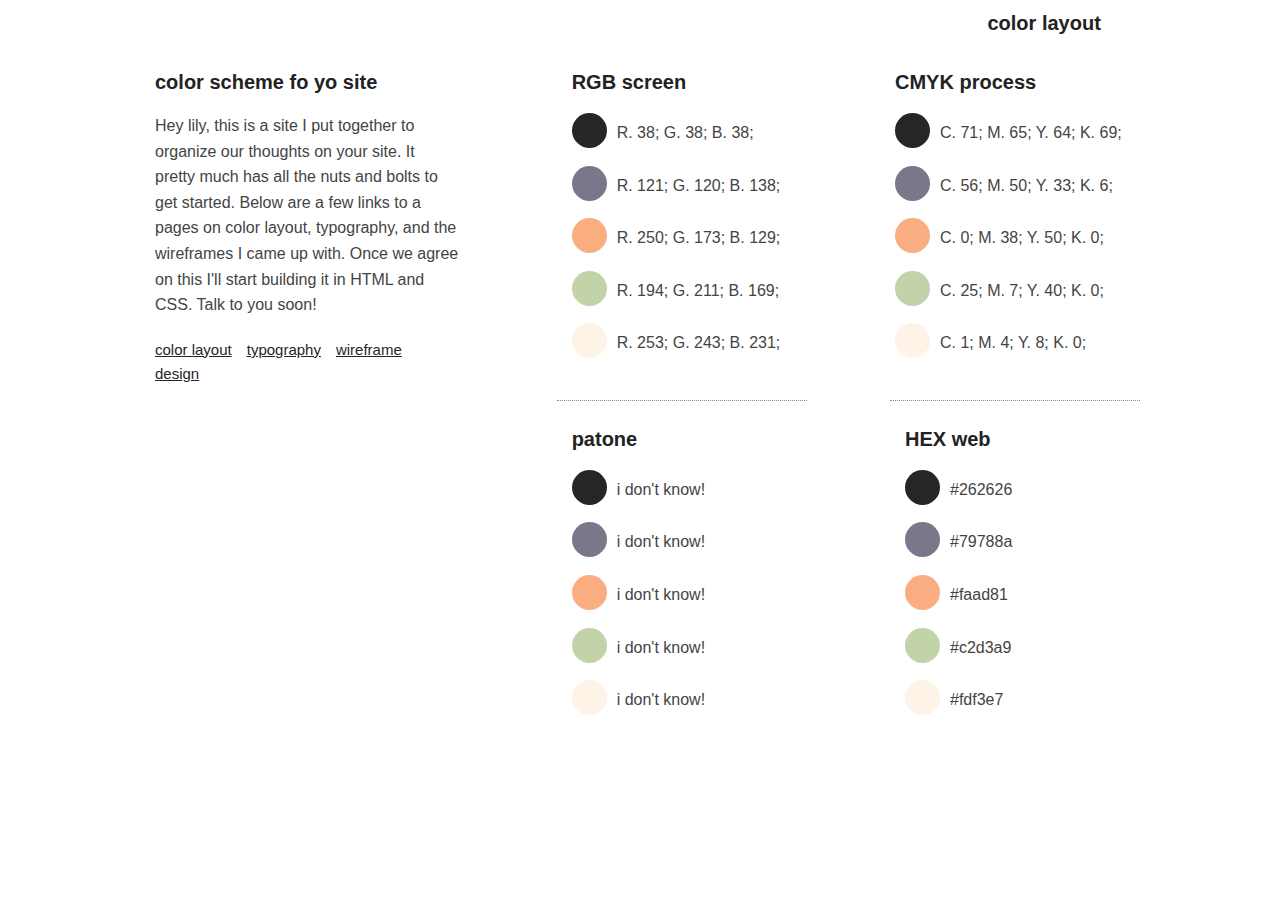
<file: lilywebsite/color-layout/index.html>
<html>
<head>

<link rel="stylesheet" href="style.css" type="text/css" />
<link rel="stylesheet" href="css/reset.css" type="text/css" />
<link rel="stylesheet" href="css/foundation.min.css" type="text/css" />
<link ref="stylesheet" href="css/foundation.css" type="text/css" />

<link rel="shortcut icon" href="favicon.ico" type="image/x-icon">
<link rel="icon" href="favicon.ico" type="image/x-icon">

<title>lily's color layout</title>

<meta name="viewport" content="width=device-width"> 

</head>
<body>

<div id="wrapper">
	<header>
		<h2>color layout</h2>
	</header>
	<div id="content"> <!-- start content id -->
		<div id="top-row" class="row"> <!-- start row 1 -->
			<div class="large-4 columns intro"> <!-- start large-4  columns -->
			
				<h2>color scheme fo yo site</h2>
				<p>Hey lily, this is a site I put together to organize our thoughts on your site. It pretty much has all the nuts and bolts to get started. Below are a few links to a pages on color layout, typography, and the wireframes I came up with. Once we agree on this I'll start building it in HTML and CSS. Talk to you soon!</p>
				
				<ul>
					<li><a href="http://www.sambakersalmon.com/websites/featherston/phase-1/color-layout/index.html">color layout</a></li>		
					<li><a href="http://www.sambakersalmon.com/websites/featherston/phase-1/typography/index.html">typography</a></li>
					<li><a href="http://www.sambakersalmon.com/websites/featherston/phase-1/wireframe/index.html">wireframe</a></li>
					<li><a href="http://www.sambakersalmon.com/websites/featherston/phase-1/design/index.html">design</a></li>									
				</ul>
			
			</div> <!-- end large-4 columns -->
			<div class="large-3 large-offset-1 columns"> <!-- start large-4 columns -->
				
				<h2>RGB screen</h2>
				<ul>
					<li><div class="rgb-text"></div><p>R. 38; G. 38; B. 38;</p></li>					
					<li><div class="rgb-purple"></div><p>R. 121; G. 120; B. 138;</p></li>
					<li><div class="rgb-orangeCream"></div><p>R. 250; G. 173; B. 129;</p></li>
					<li><div class="rgb-splitPea"></div><p>R. 194; G. 211; B. 169;</p></li>
					<li><div class="rgb-khaki"></div><p>R. 253; G. 243; B. 231;</p></li>
				</ul>
								
			</div> <!-- end large-4 columns -->
			<div class="large-3 columns"> <!-- start large-4 columns -->
			
				<h2>CMYK process</h2>
				<ul>
					<li><div class="rgb-text"></div><p>C. 71; M. 65; Y. 64; K. 69;</p></li>					
					<li><div class="rgb-purple"></div><p>C. 56; M. 50; Y. 33; K. 6;</p></li>
					<li><div class="rgb-orangeCream"></div><p>C. 0; M. 38; Y. 50; K. 0;</p></li>
					<li><div class="rgb-splitPea"></div><p>C. 25; M. 7; Y. 40; K. 0;</p></li>
					<li><div class="rgb-khaki"></div><p>C. 1; M. 4; Y. 8; K. 0;</p></li>
				</ul>
			
			</div> <!-- end large-4 columns -->
		</div> <!-- end row 1 -->
		<div id="bottom-row" class="row"> <!-- start row 2 -->
			<div class="large-3 large-offset-5 columns"> <!-- start large-4 columns -->
						
				<h2>patone</h2>
				<ul>
					<li><div class="rgb-text"></div><p>i don't know!</p></li>					
					<li><div class="rgb-purple"></div><p>i don't know!</p></li>
					<li><div class="rgb-orangeCream"></div><p>i don't know!</p></li>
					<li><div class="rgb-splitPea"></div><p>i don't know!</p></li>
					<li><div class="rgb-khaki"></div><p>i don't know!</p></li>
				</ul>
			
			</div> <!-- end large-4 columns -->
			<div class="large-3 columns"> <!-- start large-4 columns -->
			
				<h2>HEX web</h2>
				<ul>
					<li><div class="rgb-text"></div><p>#262626</p></li>					
					<li><div class="rgb-purple"></div><p>#79788a</p></li>
					<li><div class="rgb-orangeCream"></div><p>#faad81</p></li>
					<li><div class="rgb-splitPea"></div><p>#c2d3a9</p></li>
					<li><div class="rgb-khaki"></div><p>#fdf3e7</p></li>
				</ul>
			
			</div> <!-- end large-4 columns -->
		</div> <!-- end row 2 -->
	</div> <!-- end content id -->
	<footer>
		<!-- this is where footer content can go -->
	</footer>
</div>




</body>
</html>
</file>
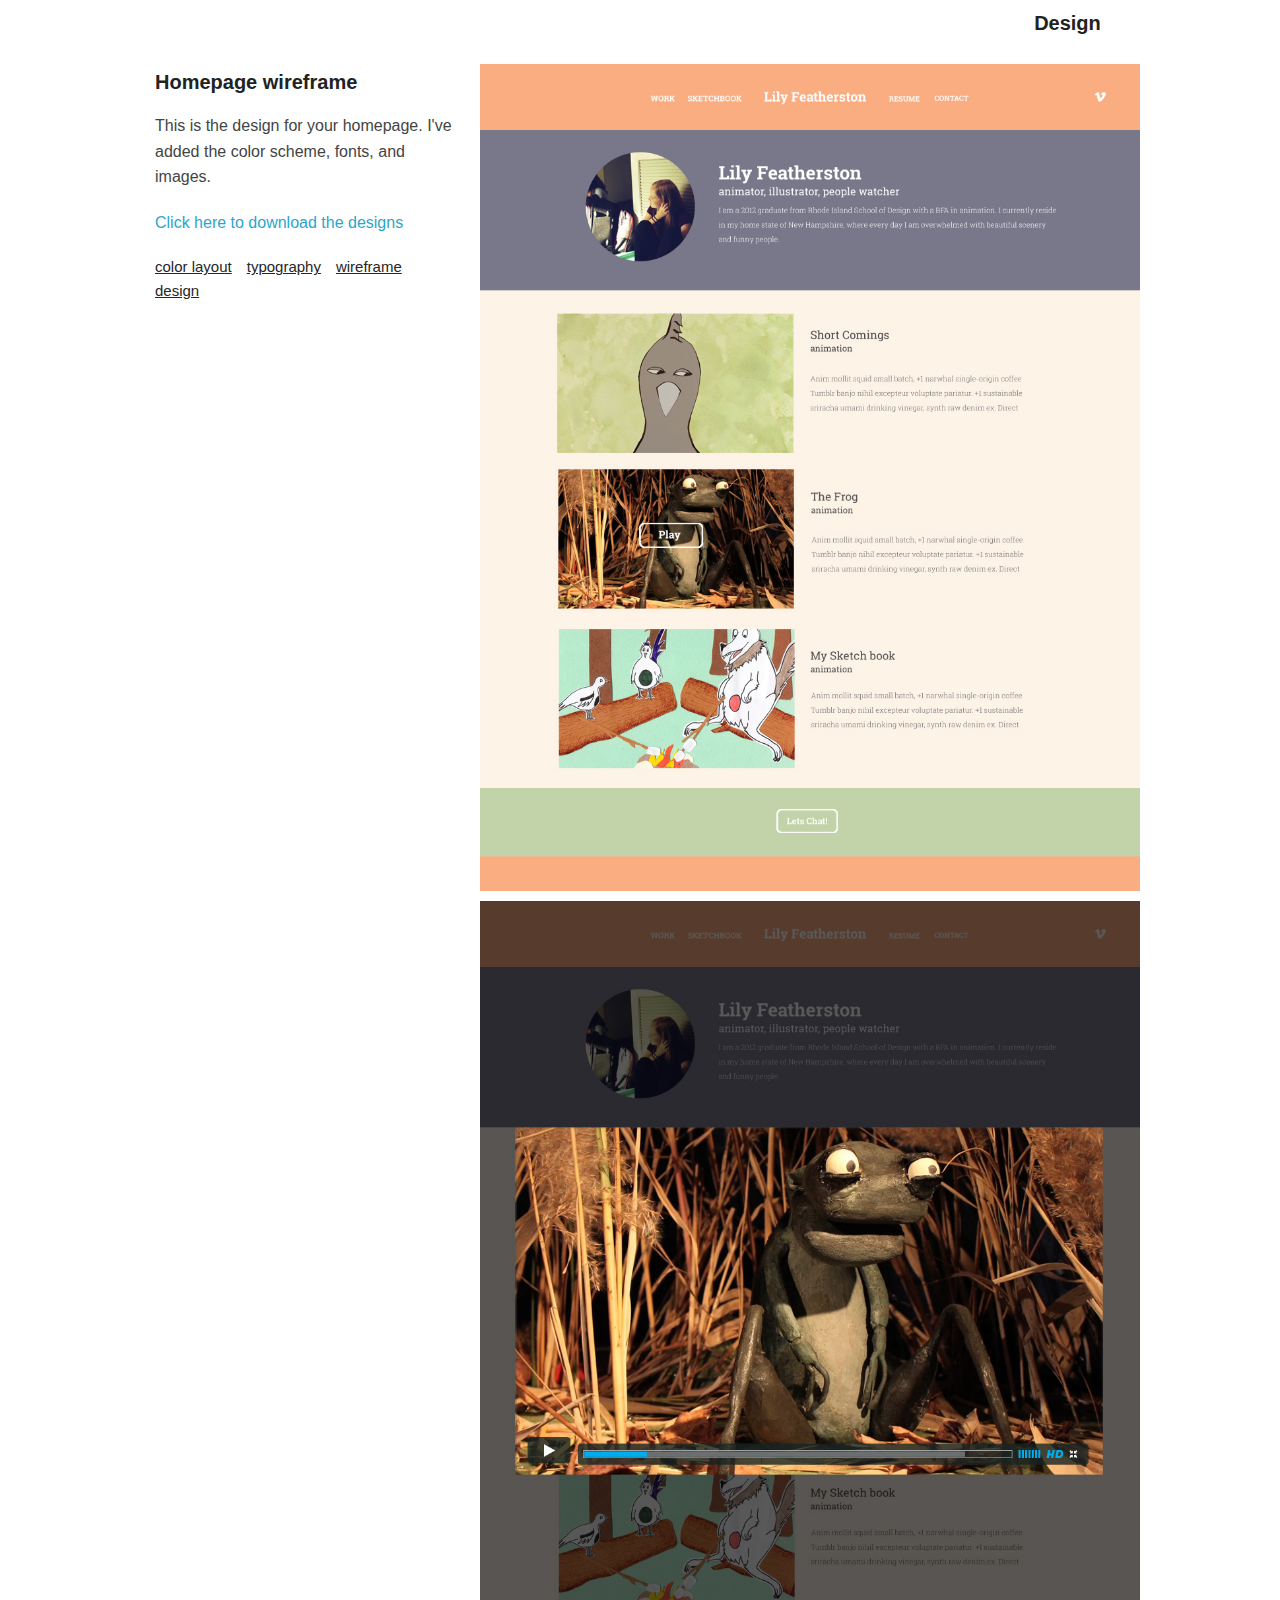
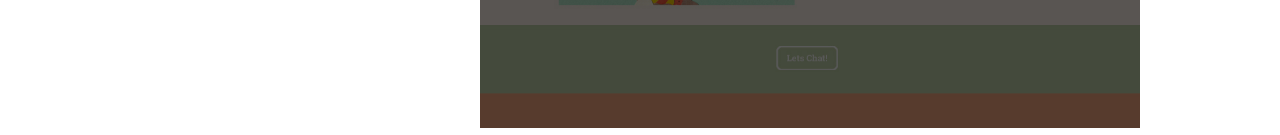
<file: lilywebsite/design/index.html>
<html>
<head>

<link rel="stylesheet" href="style.css" type="text/css" />
<link rel="stylesheet" href="css/reset.css" type="text/css" />
<link rel="stylesheet" href="css/foundation.min.css" type="text/css" />
<link ref="stylesheet" href="css/foundation.css" type="text/css" />

<title>lily's Website Design</title>

<meta name="viewport" content="width=device-width"> 

</head>
<body>

<div id="wrapper"> <!-- start wrapper   -->
	<header>
		<h2>Design</h2>
	</header>
	<div id="content"> <!--  start content id  -->
		<div class="row" id="top-row"> <!-- start row 1  -->
			<div class="large-4 columns intro"> <!-- start 4 column -->

				<h2>Homepage wireframe</h2>
				<p>This is the design for your homepage. I've added the color scheme, fonts, and images.</p>
				
				<p><a href="http://www.sambakersalmon.com/websites/featherston/phase-1/design/images/Website-designs.zip">Click here to download the designs</a></p>
								
				<ul>
					<li><a href="http://www.sambakersalmon.com/websites/featherston/phase-1/color-layout/index.html">color layout</a></li>		
					<li><a href="http://www.sambakersalmon.com/websites/featherston/phase-1/typography/index.html">typography</a></li>
					<li><a href="http://www.sambakersalmon.com/websites/featherston/phase-1/wireframe/index.html">wireframe</a></li>
					<li><a href="http://www.sambakersalmon.com/websites/featherston/phase-1/design/index.html">design</a></li>		
				</ul>			
			
			</div> <!-- end 4 column   -->
			<div style="float: right;">
			<img style="padding-bottom: 10px;" width="660" src="images/lilyFreatherston-web-design.jpg" />
			<br />
			<img width="660" src="images/lilyFreatherston-web-design-shadowBox.jpg" />
			</div>
	</div> <!--  end content id  -->
</div> <!-- end wrapper   -->
</body>
</html>
</file>
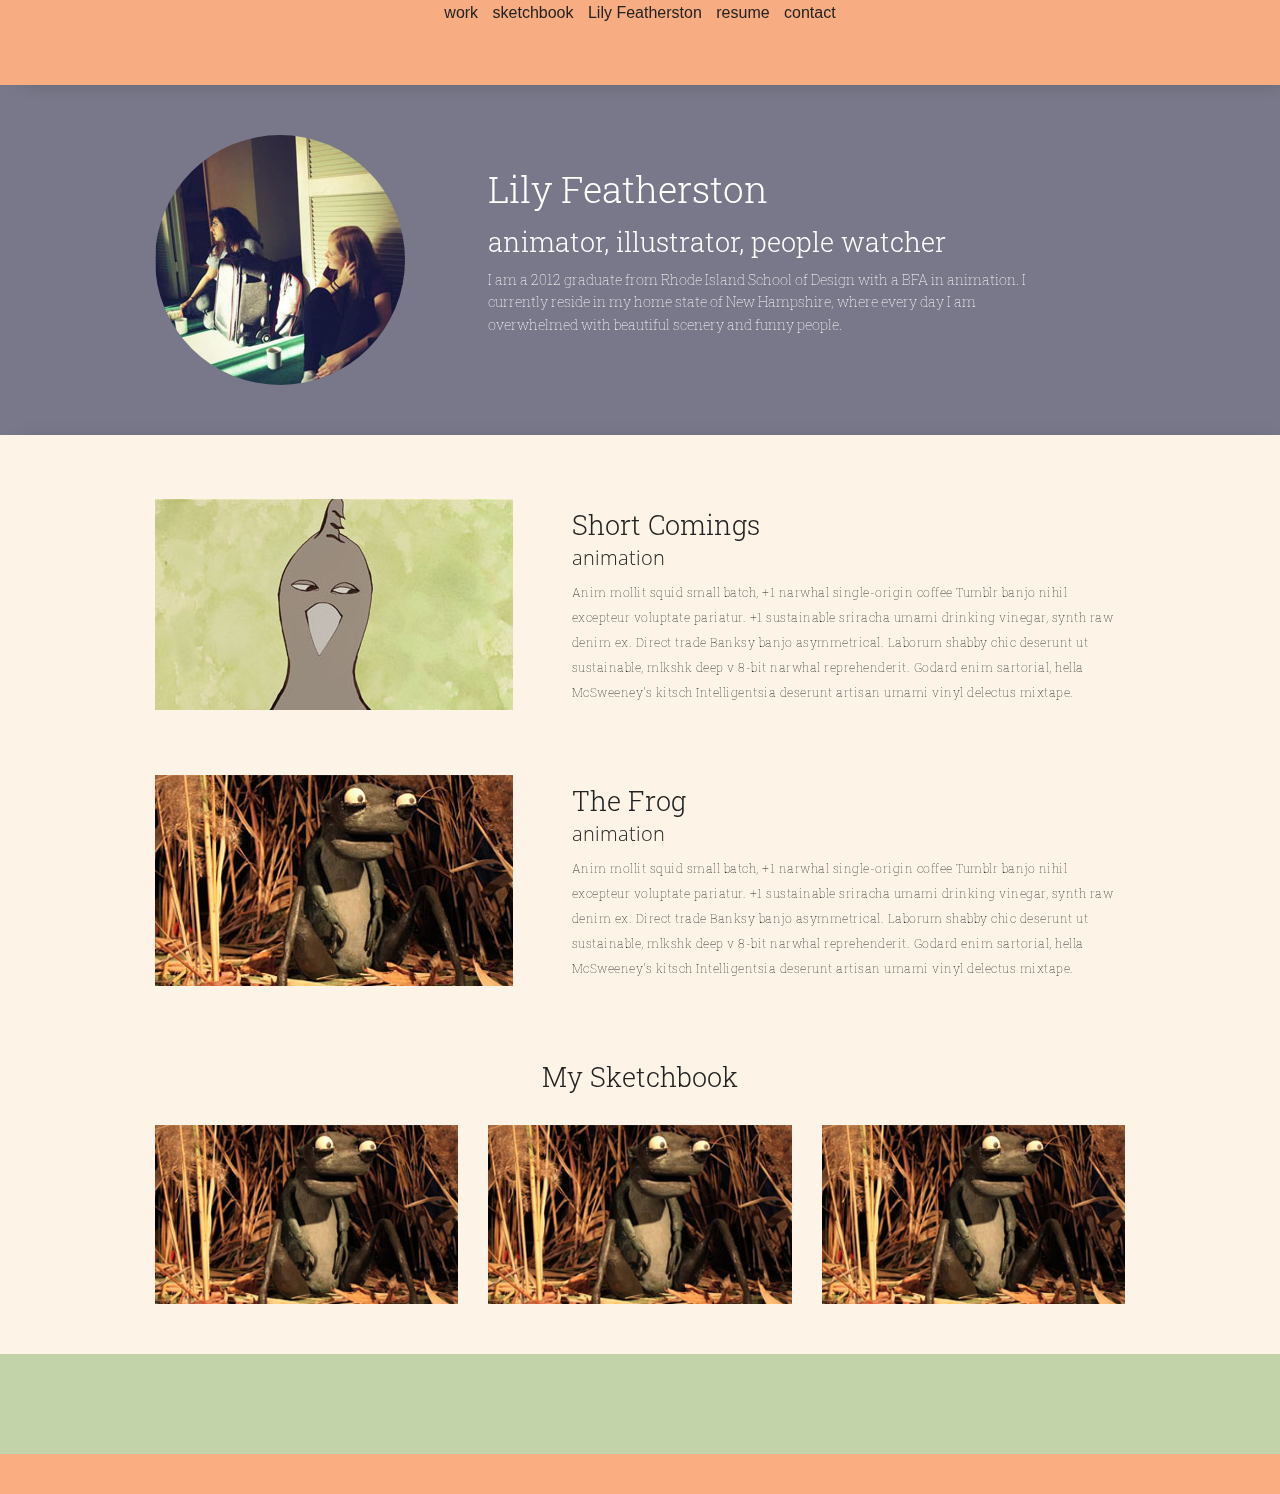
<file: lilywebsite/site-files/index.html>
<html>
<head>

<link rel="stylesheet" type="text/css" href="style.css">

<link rel="stylesheet" type="text/css" href="css/foundation.min.css">

<link href='http://fonts.googleapis.com/css?family=Roboto+Slab:400,700,300,100|Pathway+Gothic+One|Raleway:400,300,500|Raleway+Dots' rel='stylesheet' type='text/css'>

</head>
<body>

<div class="wrapper">

	<nav> <!-- start navigation -->
		<ul class="my-nav">
			<li>work</li>
			<li>sketchbook</li>
			<li>Lily Featherston</li>
			<li>resume</li>
			<li>contact</li>
		</ul>
	</nav>

	<div class="stay-put"> <!-- bio content -->
		
		<div class="row">
	  		<div class="medium-7 medium-push-4 columns">
	  			<h2>Lily Featherston</h2>
	 			<h3>animator, illustrator, people watcher</h3>
	 			<p>I am a 2012 graduate from Rhode Island School of Design with a BFA in animation. I currently reside in my home state of New Hampshire, where every day I am overwhelmed with beautiful scenery and funny people.</p>
	  		</div>
	 		<div class="medium-5 small-7 small-pull-5 medium-pull-7 columns">
	 			<div class="circular-image">
	 			</div>
	 		</div>
		</div>
	</div>

	<div class="stage"> <!-- curtain pull -->
		<div class="wrap">
			<div class="row">
	  		<div class="medium-7 medium-push-5 columns">
	  			<h3>Short Comings</h3>
	  			<h4>animation</h4>
	  			<p>Anim mollit squid small batch, +1 narwhal single-origin coffee Tumblr banjo nihil excepteur voluptate pariatur. +1 sustainable sriracha umami drinking vinegar, synth raw denim ex. Direct trade Banksy banjo asymmetrical. Laborum shabby chic deserunt ut sustainable, mlkshk deep v 8-bit narwhal reprehenderit. Godard enim sartorial, hella McSweeney's kitsch Intelligentsia deserunt artisan umami vinyl delectus mixtape.</p>
	  		</div>
	  		<div class="medium-5 medium-pull-7 columns"><img src="images/short-comings-thumb.jpg" />
	  		</div>
	  		<div class="medium-7 medium-push-5 columns">
	  			<h3>The Frog</h3>
	  			<h4>animation</h4>
	  			<p>Anim mollit squid small batch, +1 narwhal single-origin coffee Tumblr banjo nihil excepteur voluptate pariatur. +1 sustainable sriracha umami drinking vinegar, synth raw denim ex. Direct trade Banksy banjo asymmetrical. Laborum shabby chic deserunt ut sustainable, mlkshk deep v 8-bit narwhal reprehenderit. Godard enim sartorial, hella McSweeney's kitsch Intelligentsia deserunt artisan umami vinyl delectus mixtape.</p>
	  		</div>
	  		<div class="medium-5 medium-pull-7 columns"><img src="images/the-frog-thumb.jpg" /></div>
	  		</div>

	  		<div class="the-sketch-book">
	  		<h3>My Sketchbook</h3>
	  		</div>
	  		
	  		<div class="row">
  			<div class="large-4 columns"><img src="images/the-frog-thumb.jpg" /></div>
  			<div class="large-4 columns"><img src="images/the-frog-thumb.jpg" /></div>
  			<div class="large-4 columns"><img src="images/the-frog-thumb.jpg" /></div>
			</div>


	  		</div>
  		</div>
	</div>


	</div>

	<footer>
	</footer>
	<div class="small-foot">
	</div>

</div>


</body>
</html>
</file>
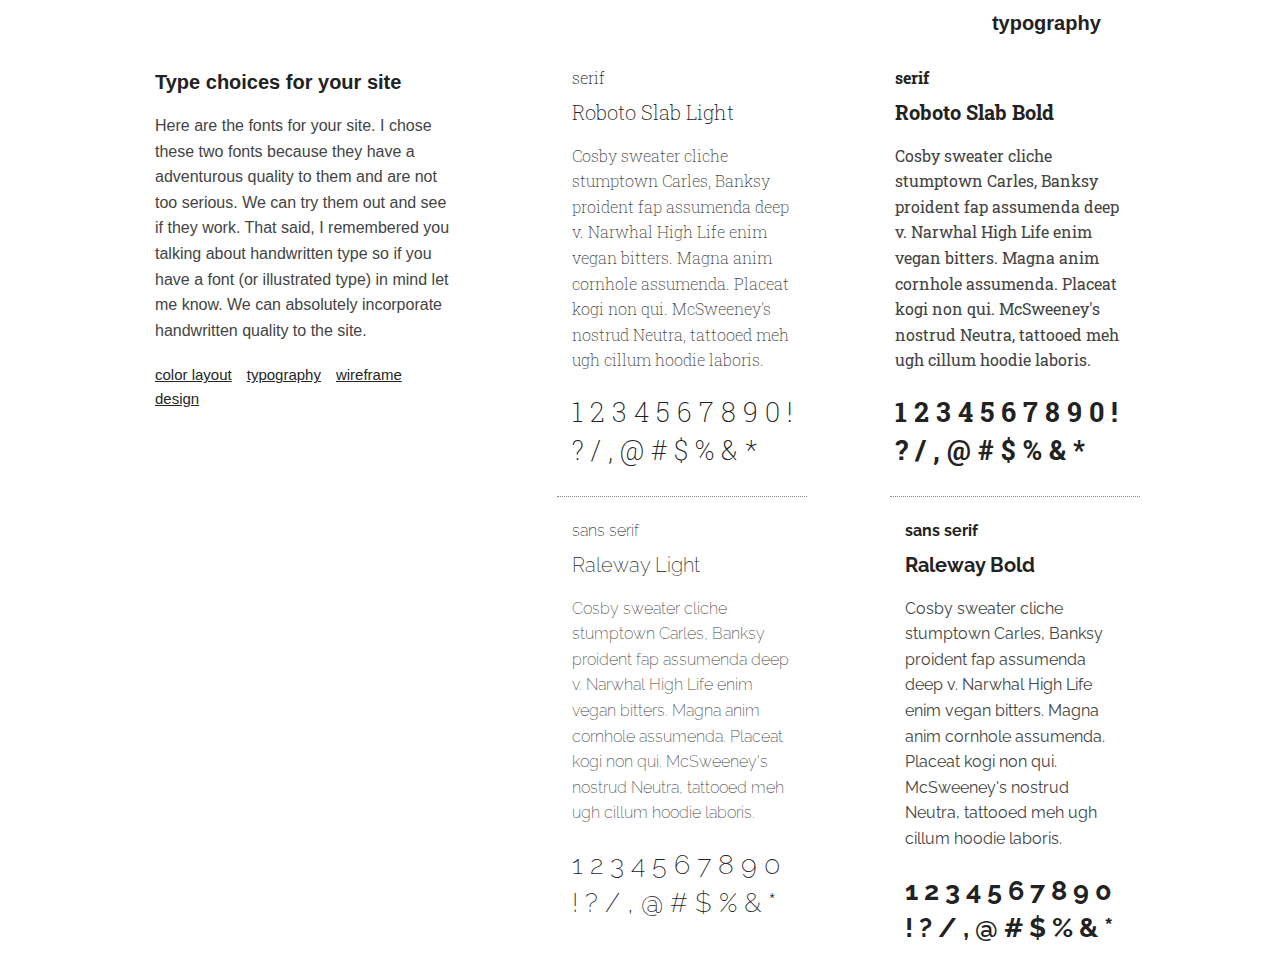
<file: lilywebsite/typography/index.html>
<html>
<head>

<link rel="stylesheet" href="style.css" type="text/css" />
<link rel="stylesheet" href="css/reset.css" type="text/css" />
<link rel="stylesheet" href="css/foundation.min.css" type="text/css" />
<link ref="stylesheet" href="css/foundation.css" type="text/css" />

<title>lily's typography</title>

<meta name="viewport" content="width=device-width"> 

<link href='http://fonts.googleapis.com/css?family=Roboto+Slab:400,700,300,100|Pathway+Gothic+One|Raleway:400,300,500|Raleway+Dots' rel='stylesheet' type='text/css'>

</head>
<body>

<div id="wrapper"> <!-- start wrapper   -->
	<header>
		<h2>typography</h2>
	</header>
	<div id="content"> <!--  start content id  -->
		<div class="row" id="top-row"> <!-- start row 1  -->
			<div class="large-4 columns intro"> <!-- start 4 column -->

				<h2>Type choices for your site</h2>
				<p>Here are the fonts for your site. I chose these two fonts because they have a adventurous quality to them and are not too serious. We can try them out and see if they work. That said, I remembered you talking about handwritten type so if you have a font (or illustrated type) in mind let me know. We can absolutely incorporate handwritten quality to the site.</p>
								
				<ul>
					<li><a href="http://www.sambakersalmon.com/websites/featherston/phase-1/color-layout/index.html">color layout</a></li>		
					<li><a href="http://www.sambakersalmon.com/websites/featherston/phase-1/typography/index.html">typography</a></li>
					<li><a href="http://www.sambakersalmon.com/websites/featherston/phase-1/wireframe/index.html">wireframe</a></li>
					<li><a href="http://www.sambakersalmon.com/websites/featherston/phase-1/design/index.html">design</a></li>									
				</ul>			
			
			</div> <!-- end 4 column   -->
			<div class="large-3 large-offset-1 columns choice1"> <!-- start large-3 column -->
				
				<h6>serif</h6>
				<h2>Roboto Slab Light</h2>
				<p>Cosby sweater cliche stumptown Carles, Banksy proident fap assumenda deep v. Narwhal High Life enim vegan bitters. Magna anim cornhole assumenda. Placeat kogi non qui. McSweeney's nostrud Neutra, tattooed meh ugh cillum hoodie laboris.</p>
				<h3>1 2 3 4 5 6 7 8 9 0
					! ? / , @ # $ % & *
				</h3>
				
			</div> <!-- end large-3 column -->
			<div class="large-3 columns choice1bold"> <!-- start large-3 column -->

				<h6>serif</h6>
				<h2>Roboto Slab Bold</h2>
				<p>Cosby sweater cliche stumptown Carles, Banksy proident fap assumenda deep v. Narwhal High Life enim vegan bitters. Magna anim cornhole assumenda. Placeat kogi non qui. McSweeney's nostrud Neutra, tattooed meh ugh cillum hoodie laboris.</p>
				<h3>1 2 3 4 5 6 7 8 9 0
					! ? / , @ # $ % & *
				</h3>
		
			</div> <!-- end large-3 column -->								
		</div> <!--  end row 1  -->
		<div class="row" id="bottom-row"> <!-- start of row 2 -->
			<div class="large-3 large-offset-5 columns choice2"> <!-- start 3 col -->

				<h6>sans serif</h6>
				<h2>Raleway Light</h2>
				<p>Cosby sweater cliche stumptown Carles, Banksy proident fap assumenda deep v. Narwhal High Life enim vegan bitters. Magna anim cornhole assumenda. Placeat kogi non qui. McSweeney's nostrud Neutra, tattooed meh ugh cillum hoodie laboris.</p>
				<h3>1 2 3 4 5 6 7 8 9 0
					! ? / , @ # $ % & *
				</h3>			
			
			</div> <!-- end 3 col -->
			<div class="large-3 columns choice2bold"> <!-- start 3 col -->

				<h6>sans serif</h6>
				<h2>Raleway Bold</h2>
				<p>Cosby sweater cliche stumptown Carles, Banksy proident fap assumenda deep v. Narwhal High Life enim vegan bitters. Magna anim cornhole assumenda. Placeat kogi non qui. McSweeney's nostrud Neutra, tattooed meh ugh cillum hoodie laboris.</p>
				<h3>1 2 3 4 5 6 7 8 9 0
					! ? / , @ # $ % & *
				</h3>			
			
			</div> <!-- end 3 col -->
		</div> <!-- end of row 2 -->
	</div> <!--  end content id  -->
</div> <!-- end wrapper   -->
</body>
</html>
</file>
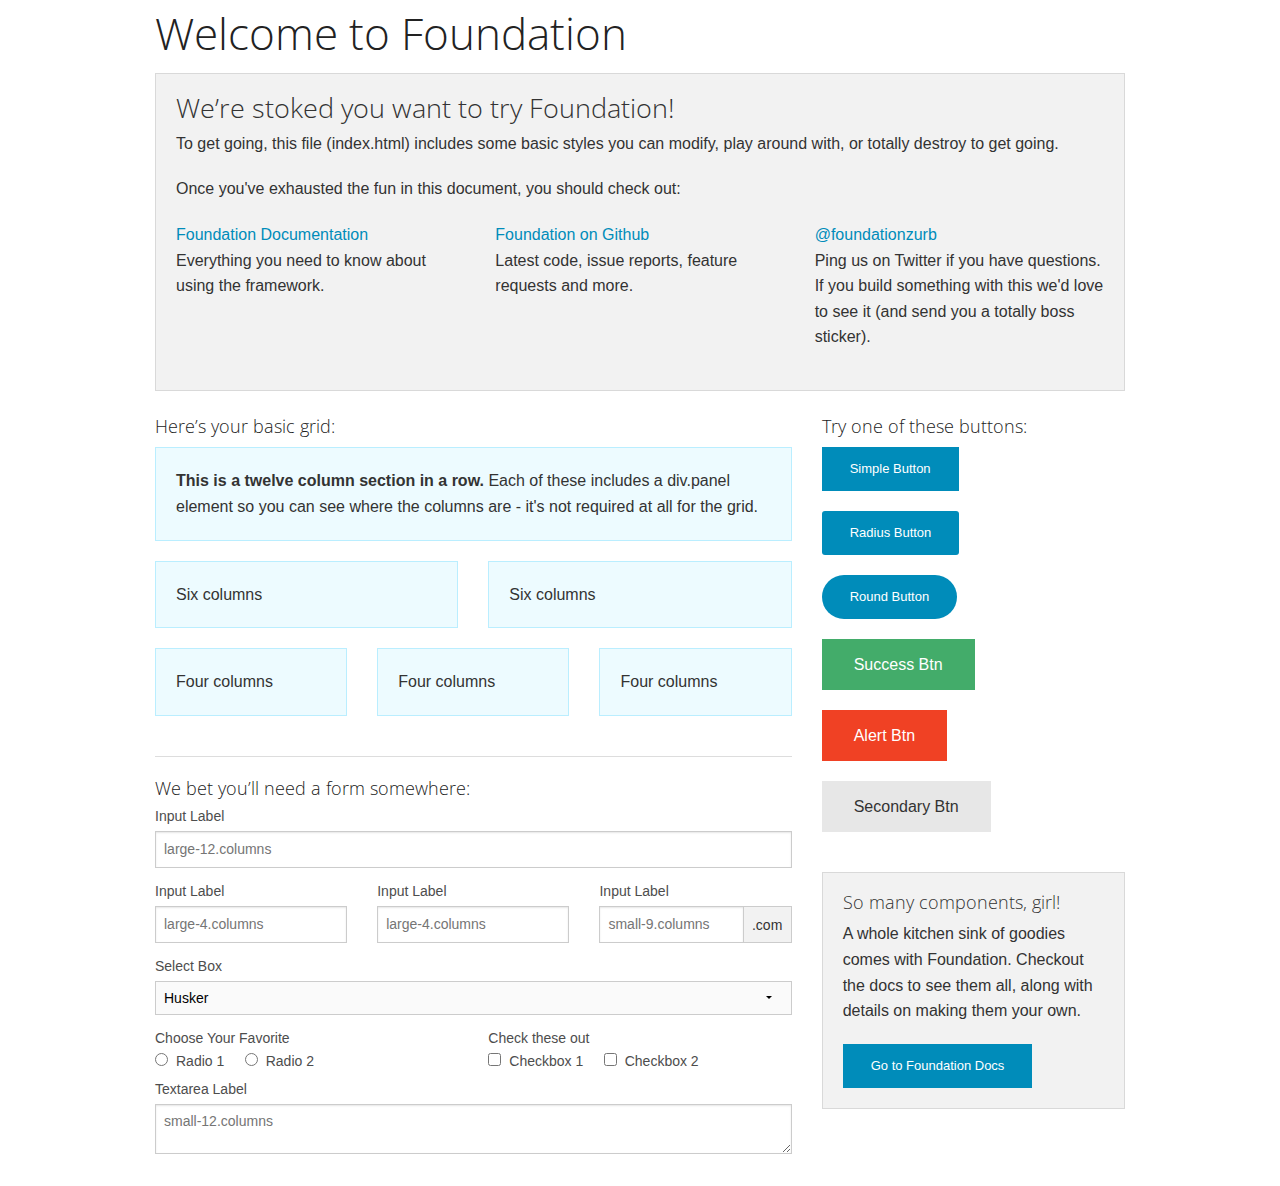
<file: lilywebsite/site-files/foundation-5.0.0/index.html>
<!doctype html>
<html class="no-js" lang="en">
  <head>
    <meta charset="utf-8" />
    <meta name="viewport" content="width=device-width, initial-scale=1.0" />
    <title>Foundation | Welcome</title>
    <link rel="stylesheet" href="css/foundation.css" />
    <script src="js/modernizr.js"></script>
  </head>
  <body>
    
    <div class="row">
      <div class="large-12 columns">
        <h1>Welcome to Foundation</h1>
      </div>
    </div>
    
    <div class="row">
      <div class="large-12 columns">
      	<div class="panel">
	        <h3>We&rsquo;re stoked you want to try Foundation! </h3>
	        <p>To get going, this file (index.html) includes some basic styles you can modify, play around with, or totally destroy to get going.</p>
	        <p>Once you've exhausted the fun in this document, you should check out:</p>
	        <div class="row">
	        	<div class="large-4 medium-4 columns">
	    		<p><a href="http://foundation.zurb.com/docs">Foundation Documentation</a><br />Everything you need to know about using the framework.</p>
	    	</div>
	        	<div class="large-4 medium-4 columns">
	        		<p><a href="http://github.com/zurb/foundation">Foundation on Github</a><br />Latest code, issue reports, feature requests and more.</p>
	        	</div>
	        	<div class="large-4 medium-4 columns">
	        		<p><a href="http://twitter.com/foundationzurb">@foundationzurb</a><br />Ping us on Twitter if you have questions. If you build something with this we'd love to see it (and send you a totally boss sticker).</p>
	        	</div>        
					</div>
      	</div>
      </div>
    </div>

    <div class="row">
      <div class="large-8 medium-8 columns">
        <h5>Here&rsquo;s your basic grid:</h5>
        <!-- Grid Example -->

        <div class="row">
          <div class="large-12 columns">
            <div class="callout panel">
              <p><strong>This is a twelve column section in a row.</strong> Each of these includes a div.panel element so you can see where the columns are - it's not required at all for the grid.</p>
            </div>
          </div>
        </div>
        <div class="row">
          <div class="large-6 medium-6 columns">
            <div class="callout panel">
              <p>Six columns</p>
            </div>
          </div>
          <div class="large-6 medium-6 columns">
            <div class="callout panel">
              <p>Six columns</p>
            </div>
          </div>
        </div>
        <div class="row">
          <div class="large-4 medium-4 small-4 columns">
            <div class="callout panel">
              <p>Four columns</p>
            </div>
          </div>
          <div class="large-4 medium-4 small-4 columns">
            <div class="callout panel">
              <p>Four columns</p>
            </div>
          </div>
          <div class="large-4 medium-4 small-4 columns">
            <div class="callout panel">
              <p>Four columns</p>
            </div>
          </div>
        </div>
        
        <hr />
                
        <h5>We bet you&rsquo;ll need a form somewhere:</h5>
        <form>
				  <div class="row">
				    <div class="large-12 columns">
				      <label>Input Label</label>
				      <input type="text" placeholder="large-12.columns" />
				    </div>
				  </div>
				  <div class="row">
				    <div class="large-4 medium-4 columns">
				      <label>Input Label</label>
				      <input type="text" placeholder="large-4.columns" />
				    </div>
				    <div class="large-4 medium-4 columns">
				      <label>Input Label</label>
				      <input type="text" placeholder="large-4.columns" />
				    </div>
				    <div class="large-4 medium-4 columns">
				      <div class="row collapse">
				        <label>Input Label</label>
				        <div class="small-9 columns">
				          <input type="text" placeholder="small-9.columns" />
				        </div>
				        <div class="small-3 columns">
				          <span class="postfix">.com</span>
				        </div>
				      </div>
				    </div>
				  </div>
				  <div class="row">
				    <div class="large-12 columns">
				      <label>Select Box</label>
				      <select>
				        <option value="husker">Husker</option>
				        <option value="starbuck">Starbuck</option>
				        <option value="hotdog">Hot Dog</option>
				        <option value="apollo">Apollo</option>
				      </select>
				    </div>
				  </div>
				  <div class="row">
				    <div class="large-6 medium-6 columns">
				      <label>Choose Your Favorite</label>
				      <input type="radio" name="pokemon" value="Red" id="pokemonRed"><label for="pokemonRed">Radio 1</label>
				      <input type="radio" name="pokemon" value="Blue" id="pokemonBlue"><label for="pokemonBlue">Radio 2</label>
				    </div>
				    <div class="large-6 medium-6 columns">
				      <label>Check these out</label>
				      <input id="checkbox1" type="checkbox"><label for="checkbox1">Checkbox 1</label>
				      <input id="checkbox2" type="checkbox"><label for="checkbox2">Checkbox 2</label>
				    </div>
				  </div>
				  <div class="row">
				    <div class="large-12 columns">
				      <label>Textarea Label</label>
				      <textarea placeholder="small-12.columns"></textarea>
				    </div>
				  </div>
				</form>
      </div>     

      <div class="large-4 medium-4 columns">
			  <h5>Try one of these buttons:</h5>
			  <p><a href="#" class="small button">Simple Button</a><br/>
        <a href="#" class="small radius button">Radius Button</a><br/>
        <a href="#" class="small round button">Round Button</a><br/>            
        <a href="#" class="medium success button">Success Btn</a><br/>
        <a href="#" class="medium alert button">Alert Btn</a><br/>
        <a href="#" class="medium secondary button">Secondary Btn</a></p>           
				<div class="panel">
        	<h5>So many components, girl!</h5>
        	<p>A whole kitchen sink of goodies comes with Foundation. Checkout the docs to see them all, along with details on making them your own.</p>
        	<a href="http://foundation.zurb.com/docs/" class="small button">Go to Foundation Docs</a>          
        </div>
      </div>
    </div>
    
    <script src="js/jquery.js"></script>
    <script src="js/foundation.min.js"></script>
    <script>
      $(document).foundation();
    </script>
  </body>
</html>
</file>
<file: lilywebsite/color-layout/style.css>
/* css code for lily's color layout */

/* basic structure */

#wrapper {
	margin: 0 auto;
	width: 1024;
}

#wrapper header {
	height: 60;
	width: 100%;
}


/* typography */

*, p, h1, h2, h3, h4, h5, h6 {
	color: black;
	font-family: Arial !important;
}

#wrapper p {
	color: #444444;
}

#wrapper h2 {
	font-size: 20px;
}

#wrapper header h2 {
	padding-top: 5px;
	padding-right: 5%;
	text-align: right;
}

#wrapper #content h2 {
	padding-bottom: 7px;
}

/* color code columns  */
#content ul li p {
	padding-top: 7px;	
} 

#top-row {
	padding-bottom: 7px;
}

#bottom-row {
	padding-top: 7px;
}

#bottom-row .large-3 {
	border-top: 1px dotted #888888;
	padding-top: 20px;
}

/* navigation styling */

#content .intro ul li {
	list-style-type: none;
	float: left;
	font-size: 15px;
	margin-right: 15px;
	color: #262626;
}

#content .intro ul li a {
	text-decoration: underline;
	color: #262626;		
}


#content .intro ul li a:link {
	text-decoration: underline;
}

#content .intro ul li a:hover {
	text-decoration: none;
	color: #262626;	
}


/* small edits to foundation zurb */

#top-row .large-3 {
width: 26%;
}
/* rgb color codes and layout */

.rgb-purple {
	background-color: rgb(121, 120, 138);
    border-radius: 20px 20px 20px 20px;
    height: 35px;
    width: 35px;
    float: left;
    margin-right: 10px;
}

.rgb-orangeCream {
	background-color: rgb(250, 173, 129);
    border-radius: 20px 20px 20px 20px;
    height: 35px;
    width: 35px;
    float: left;
    margin-right: 10px;
}

.rgb-splitPea {
	background-color: rgb(194, 211, 169);
    border-radius: 20px 20px 20px 20px;
    height: 35px;
    width: 35px;
    float: left;
    margin-right: 10px;
}

.rgb-khaki {
	background-color: rgb(253, 243, 231);
    border-radius: 20px 20px 20px 20px;
    height: 35px;
    width: 35px;
    float: left;
    margin-right: 10px;
}

.rgb-text {
	background-color: rgb(38, 38, 38);
    border-radius: 20px 20px 20px 20px;
    height: 35px;
    width: 35px;
    float: left;
    margin-right: 10px;
}
</file>
<file: lilywebsite/design/style.css>
/* css code for lily's color layout */

/* basic structure */

#wrapper {
	margin: 0 auto;
	width: 1024;
}

#wrapper header {
	height: 60;
	width: 100%;
}


/* typography */

*, p, h1, h2, h3, h4, h5, h6 {
	color: black;
	font-family: Arial !important;
}

#wrapper p {
	color: #444444;
}

#wrapper h2 {
	font-size: 20px;
}

#wrapper header h2 {
	padding-top: 5px;
	padding-right: 5%;
	text-align: right;
}

#wrapper #content h2 {
	padding-bottom: 7px;
}

/* color code columns  */
#content ul li p {
	padding-top: 7px;	
} 

#top-row {
	padding-bottom: 7px;
}

#bottom-row {
	padding-top: 7px;
}

#bottom-row .large-3 {
	border-top: 1px dotted #888888;
	padding-top: 20px;
}

/* navigation styling */

#content .intro ul li {
	list-style-type: none;
	float: left;
	font-size: 15px;
	margin-right: 15px;
	color: #262626;
}

#content .intro ul li a {
	text-decoration: underline;
	color: #262626;		
}


#content .intro ul li a:link {
	text-decoration: underline;
}

#content .intro ul li a:hover {
	text-decoration: none;
	color: #262626;	
}


/* small edits to foundation zurb */

#top-row .large-3 {
width: 26%;
}
/* rgb color codes and layout */

.rgb-purple {
	background-color: rgb(121, 120, 138);
    border-radius: 20px 20px 20px 20px;
    height: 35px;
    width: 35px;
    float: left;
    margin-right: 10px;
}

.rgb-orangeCream {
	background-color: rgb(250, 173, 129);
    border-radius: 20px 20px 20px 20px;
    height: 35px;
    width: 35px;
    float: left;
    margin-right: 10px;
}

.rgb-splitPea {
	background-color: rgb(194, 211, 169);
    border-radius: 20px 20px 20px 20px;
    height: 35px;
    width: 35px;
    float: left;
    margin-right: 10px;
}

.rgb-khaki {
	background-color: rgb(253, 243, 231);
    border-radius: 20px 20px 20px 20px;
    height: 35px;
    width: 35px;
    float: left;
    margin-right: 10px;
}

.rgb-text {
	background-color: rgb(38, 38, 38);
    border-radius: 20px 20px 20px 20px;
    height: 35px;
    width: 35px;
    float: left;
    margin-right: 10px;
}


img {
margin-bottom: 10px;
padding-bottom: 10px;
}
</file>
<file: lilywebsite/site-files/style.css>
body {
	background-color: #79788a !important;
}

h2, h3, p {
	font-family: 'Roboto Slab',serif !important;
}

#wrapper {
	position: relative;
	height: 100%;
}

.wrap {
	max-width: 1000px;
	margin: 0 auto;
}

.stage {
	background-color: #fdf3e7;
	width: 100%;
	z-index: 10;
	margin-top: 435px;
	box-shadow: 7px 0px 20px -15px;
	padding-top: 5%;
}

nav {
	width: 100%;
	background-color: rgba(250, 173, 129, .99);
	height: 85px;
	position: fixed;
	z-index: 200;
	top: 0px;
	box-shadow: 12px 1px 23px -14px;
	text-align: center;
}

footer {
	width: 100%;
	height: 100px;
	background-color: #c2d3a9;
	z-index: 400;
	position: relative;
}

.small-foot {
	width:100%;
	height: 40px;
	background-color: #faad81;
	z-index: 400;
	position: relative;
}

.stay-put {
	top: 135px;
	width: 100%;
	position: fixed;
	z-index: -1;
	color: #fff;
}

.stay-put p {
	font-size: 14px;
	font-weight: lighter;
}

.stay-put h2, .stay-put h3 {
	color: #fff;
}

.stay-put .medium-7 {
	padding-top: 25px;
}

.circular-image {
	width: 250px;
	height: 250px;
	border-radius: 150px;
	-webkit-border-radius: 150px;
	-moz-border-radius: 150px;
	background: url(images/lily-featherston-image.jpg);
}

/* portfolio section */

img .medium-5 {
	padding-top: 20px;
}

.stage p {
	font-weight: lighter;
	font-size: 12px;
	letter-spacing: .5px;
	line-height: 25px;
}

.stage h3 {
	margin-bottom: 0px;
	margin-top: 7px;
}

.stage h4 {
	margin-top: 0px;
	font-size: 20px;
}

.stage .columns {
	margin-bottom: 5%;
}

.the-sketch-book {
	text-align: center;
	margin-bottom: 3%;
}

/* navigation */

.my-nav {
	margin: 0 auto;
	width: 100%;
}

.my-nav li {
	display: inline;
	padding: 5px;
	list-style-type: none;
}

ul {
	list-style-type: none;
}
</file>
<file: lilywebsite/typography/style.css>
/* css code for lily's color layout */

/* basic structure */

#wrapper {
	margin: 0 auto;
	width: 1024;
}

#wrapper header {
	height: 60;
	width: 100%;
}


/* typography */

*, p, h1, h2, h3, h4, h5, h6 {
	color: black;
}


#wrapper p {
	color: #444444;
}

#wrapper h2 {
	font-size: 20px;
}

#wrapper header h2 {
	padding-top: 5px;
	padding-right: 5%;
	text-align: right;
}

#wrapper #content h2 {
	padding-bottom: 7px;
}

/* color code columns  */
#content ul li p {
	padding-top: 7px;	
} 

#top-row {
	padding-bottom: 7px;
}

#bottom-row {
	padding-top: 7px;
}

#bottom-row .large-3 {
	border-top: 1px dotted #888888;
	padding-top: 20px;
}

/* navigation styling */

#content .intro ul li {
	list-style-type: none;
	float: left;
	font-size: 15px;
	margin-right: 15px;
	color: #262626;
}

#content .intro ul li a {
	text-decoration: underline;
	color: #262626;		
}


#content .intro ul li a:link {
	text-decoration: underline;
}

#content .intro ul li a:hover {
	text-decoration: none;
	color: #262626;	
}



/* type chooooooices */

.choice1 p, .choice1 h6, .choice1 h3, .choice1 h2  {
	font-family: 'Roboto Slab', serif !important;
	font-weight: 200;
}

.choice1bold p, .choice1bold h6, .choice1bold h3, .choice1bold h2 {
	font-family: 'Roboto Slab', serif !important;
}


.choice2 p, .choice2 h6, .choice2 h3, .choice2 h2 {
	font-family: 'Raleway', sans-serif !important;
	font-weight: 200;
}

.choice2bold p, .choice2bold h6, .choice2bold h3, .choice2bold h2 {
	font-family: 'Raleway', sans-serif !important;
}




/* small edits to foundation zurb */

#top-row .large-3 {
width: 26%;
}
/* rgb color codes and layout */

.rgb-purple {
	background-color: rgb(121, 120, 138);
    border-radius: 20px 20px 20px 20px;
    height: 35px;
    width: 35px;
    float: left;
    margin-right: 10px;
}

.rgb-orangeCream {
	background-color: rgb(250, 173, 129);
    border-radius: 20px 20px 20px 20px;
    height: 35px;
    width: 35px;
    float: left;
    margin-right: 10px;
}

.rgb-splitPea {
	background-color: rgb(194, 211, 169);
    border-radius: 20px 20px 20px 20px;
    height: 35px;
    width: 35px;
    float: left;
    margin-right: 10px;
}

.rgb-khaki {
	background-color: rgb(253, 243, 231);
    border-radius: 20px 20px 20px 20px;
    height: 35px;
    width: 35px;
    float: left;
    margin-right: 10px;
}

.rgb-text {
	background-color: rgb(38, 38, 38);
    border-radius: 20px 20px 20px 20px;
    height: 35px;
    width: 35px;
    float: left;
    margin-right: 10px;
}
</file>
